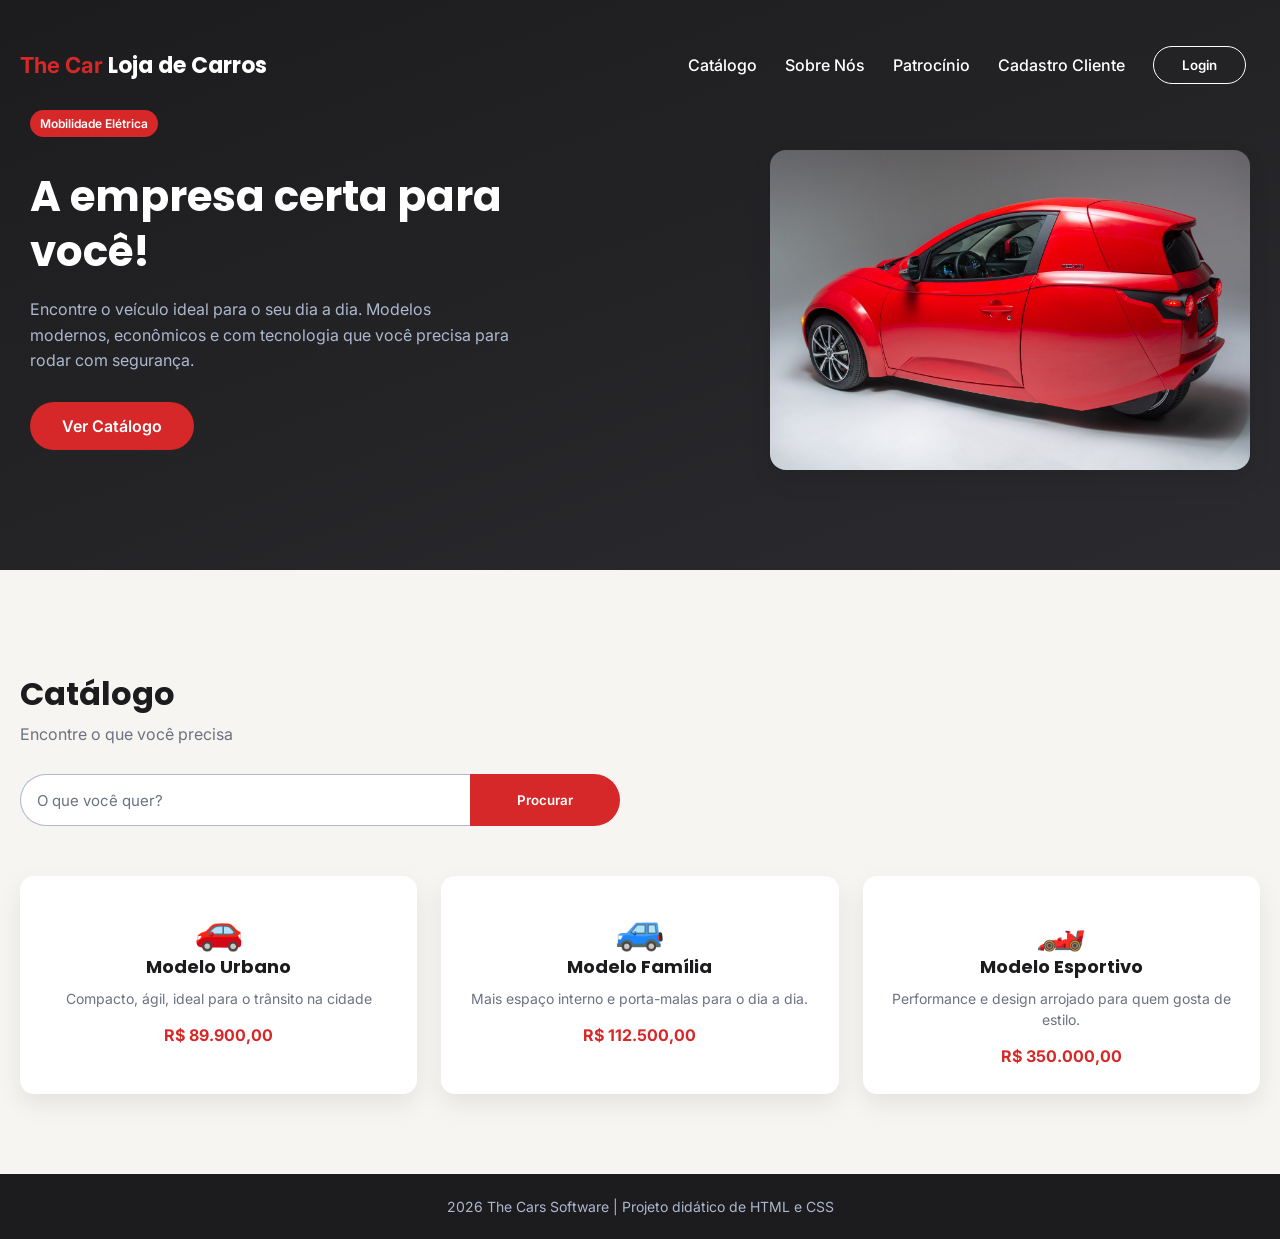
<file: index.html>
<!DOCTYPE html>
<html lang="en">
<head>
    <meta charset="UTF-8">
    <meta name="viewport" content="width=device-width, initial-scale=1.0">
    <title>Loja de Carros</title>

    <!-- Fonte do Google -->
    <link rel="preconnect" href="https://fonts.googleapis.com"> 
    <link rel="stylesheet" href="https://fonts.googleapis.com/css2?family=Inter:wght@400;500;600&family=Poppins:wght@600;700;800&display=swap">

    <!-- habilitar o arquivo de CSS externo-->    
    <link rel="stylesheet" href="estilo.css"> 
</head>
<body>
    <!-- Header do nosso site, cabeçalho di site -->
    <header>
        <div class="conteudo">

            <!-- Barra de navegação -->
            <nav>
                <p class="brand">
                    <strong>The Car</strong> Loja de Carros
                </p>

                <!-- Lista dos itens da barra de navegação-->
                <ul>
                    <!-- itens da lista / meu menu -->
                    <li><a href="#catalogo">Catálogo</a></li>
                    <li><a href="#sobre">Sobre Nós</a></li>
                    <li><a href="#patrocinio">Patrocínio</a></li>
                    <li><a href="formulario.html">Cadastro Cliente</a></li>
                    <li><button class="btn-login">Login</button></li>
                    <!-- <li><button class="btn-login" onclick="location.href='formulario.html';">Login</button></li> -->
                </ul>
            </nav> 

            <!-- Bloco de destaque: texto + imagem lado a lado -->
            <div class="header-block">
                <span class="tag">Mobilidade Elétrica</span>

                <!-- Parte do texto -->
                <div class="text">
                    <h1>A empresa certa para você!</h1>
                    <p>
                        Encontre o veículo ideal para o seu dia a dia. Modelos modernos, econômicos e com tecnologia que você precisa para rodar com segurança.
                    </p>

                    <!-- botão para ver o catálogo -->
                    <a href="#catalogo" class="btn-cta">Ver Catálogo</a>
                </div>

                <!-- Imagem do carro -->
                <div class="imagem">
                    <img src="images/carro.jpg" alt="Foto de um carro elétrico vermelho feio visto de trás, em estúdio">
                </div>

            </div> 

        </div>
    </header> 
    
    <!-- SEÇÃO CATÁLOGO
    id="catalogo" -> usado pelo link do menu (#catalogo)
    class="catalogo" -> usasdo pelo css para estilizar como qualquer classe
    -->
    <section class="catalogo" id="catalogo">
       <div class="conteudo">
            <h2>Catálogo</h2>
            <p class="subtitulo">Encontre o que você precisa</p>

            <!-- barra de busca -->
            <div class="filtrobusca">
                <input type="text" class="buscatexto" placeholder="O que você quer?">
                <button class="buscabotao">Procurar</button>
            </div>

            <!-- grade de cartões com exemplos de veículos
            Cada card é um cartão independente-->
            <div class="grade-catalogo">
                <!-- aqui eu crio o card de cada carrinho -->
                <div class="card">
                    <div class="card-imagem">🚗</div>
                    <h3>Modelo Urbano</h3>
                    <p>Compacto, ágil, ideal para o trânsito na cidade</p>
                    <span class="preco">R$ 89.900,00</span>
                </div>

                <!-- vamos inserir nosso segundo card!! -->
                <div class="card">
                    <div class="card-imagem">🚙</div>
                    <h3>Modelo Família</h3>
                    <p>Mais espaço interno e porta-malas para o dia a dia.</p>
                    <span class="preco">R$ 112.500,00</span>
                </div>

                <!-- VAos inserir nosso terceiro card!!! -->
                <div class="card">
                    <div class="card-imagem">🏎️</div>
                    <h3>Modelo Esportivo</h3>
                    <p>Performance e design arrojado para quem gosta de estilo.</p>
                    <span class="preco">R$ 350.000,00</span>
                </div>
            </div>
       </div>
    </section>

    <!-- rodapé footer do nosso site-->
    <footer>
        <div class="rodape-conteudo">
            <p>2026 The Cars Software | Projeto didático de HTML e CSS</p>
        </div>
    </footer>
</body>
</html>
</file>
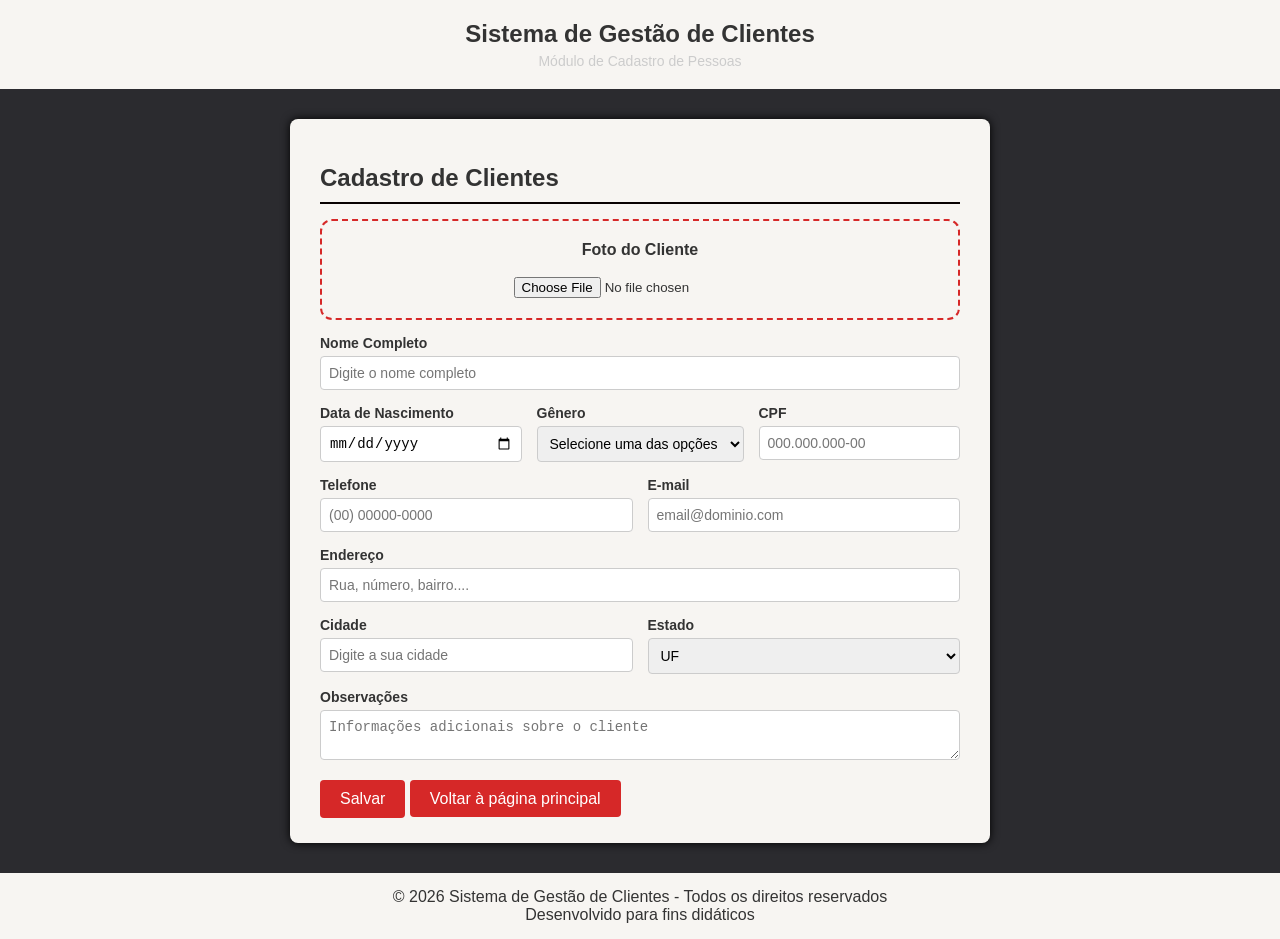
<file: formulario.html>
<!DOCTYPE html>
<html lang="en">
<head>
    <meta charset="UTF-8">
    <meta name="viewport" content="width=device-width, initial-scale=1.0">
    <title>Cadastro de Clientes</title>

    <!-- Folha de estilo embitida ho html-->
    <style>
        /* Comentário em CSS 
           Reset dos componentes do navegador 
        */
        *{
            margin: 0;
            padding: 0;
            box-sizing: border-box;
        }

        /* formatação para estilo do corpo do site*/
        body{
            font-family: Arial, Helvetica, sans-serif;
            /* background-color: bisque; */
            background-color: #2b2b2f;
            color: #333;
        }

        header {
            background-color: #f7f5f2;
            color: #333;
            text-align: center;
            padding: 20px;
        }

        header h1{
            /* alterando o tamanho da fonte */
            font-size: 24px;
        }

        header p{
            font-size: 14px;
            /* define o espaco em branco na parte superior do elemento */
            margin-top: 5px;
            /* cor do texto que está dentro do parágrafo do header */
            color: #ccc;
        }

        /* vamos formatar o conteiner principal do nosso site */
        main {
            /* define a largura máxima que um elemento pode ter*/
            max-width: 700px;
            margin: 30px auto;
            background-color: #f7f5f2;
            /* espaçamento superior de 25px e direita de 30px */
            padding: 25px 30px; 
            /* Arredondamento dos cantos*/
            border-radius: 8px;
            /* adicionar sombra no main */
            box-shadow: 0 0 10px rgba(0, 0, 0);
        }

        /* vamos configurar o h2 do main */
        main h2{
            margin-top: 20px;
            color: #333;
            /* essa propriedade cria a linha no H2*/
            border-bottom: 2px solid #080101;
            padding-bottom: 10px;
        }

        /* formatando a classe campo 
        ela vai formatar todos os elementos que tiverem a class = campo*/
        .campo{
            margin-top: 15px;
            display: flex;
            flex-direction: column;
        }

        .campo label {
            margin-bottom: 5px;
            font-weight: bold;
            font-size: 14px;
        }

        /* vamos aplicar formatação para todos os das da classe campo definidos no html
        */
       .campo input,
       .campo select,
       .campo textarea{
            padding: 8px;
            border: 1px solid #ccc;
            border-radius: 4px;
            font-size: 14px;            
       } 

       /* Aqui vamos dar um estilo à class linha 
       quero que os componentes que estiverem dentro da div class linha,
       fiquem na mesma linha*/
       .linha{
        display:flex;
        gap: 15px;
       }

       .linha .campo{
        flex: 1;
       }

       /* aplicando estilo na div de foto do cliente */
       .upload-foto {
        margin-top: 15px; /* espacamento inferior */
        padding: 20px; /*espacamento interno da div */
        text-align: center; /* alinhamento da div ao centro */
        border: 2px dashed #d62828; /* borda ao redor da div inteira */
        border-radius: 12px; /*arredonda a borda da div*/
        /*box-shadow: 0 0 10px rgba(0, 0, 0);*/
       }

       .btn-enviar {
        text-decoration: none;
        background-color: #d62828;
        color: white;
        border: none; /* removendo a borda do botao */
        padding: 10px 20px; /*colocando espacamento interno*/
        border-radius: 4px;
        cursor: pointer;
        font-size: 16px;
        margin-top: 20px;
       }

       /* quando o usuario passar o mouse sobre o botao vai alterar a cor de fundo dele e a cor do texto*/
       .btn-enviar:hover{
       /* muda a cor de fundo do botao */
       background-color: #a11d1d;
       /* muda a cor do texto do botao */
       color:white;
       }

       footer{
        background-color: #f7f5f2;
        color: #333;
        text-align: center;
        padding:15px;
        margin-top: 30px;
       }

    </style> 
</head>

<body>
    <!-- cabeçalho do nosso site-->    
    <header>
        <h1>Sistema de Gestão de Clientes</h1>
        <p>Módulo de Cadastro de Pessoas</p>
    </header> 

    <!-- Conteúdo principal do nosso site -->
    <main>
        <h2>Cadastro de Clientes</h2>

        <!-- iniciando o nosso lindo formulário -->
        <form action="#" method="post" enctype="multipart/form-data">
            <div class="upload-foto">
                <label for="foto"> <strong>Foto do Cliente</strong> </label>
                <br><br>
                <input type="file" id="foto" name="foto" accept="image/*">
            </div>
            
            <!-- Obter o nome do usuário  -->
            <div class="campo">
                <label for="nome">Nome Completo</label>
                <input type="text" id="nome" name="nome" placeholder="Digite o nome completo" required>
            </div> 

            <!-- Div dos dados pessoais -->
            <div class="linha">
                <div class="campo">
                    <label for="nascimento">Data de Nascimento</label>
                    <input type="date" id="nascimento" name="nascimento" required>
                </div>

                <div class="campo">
                    <label for="genero">Gênero</label>
                    <select id="genero" name="genero">
                        <option value="">Selecione uma das opções</option>
                        <option value="feminino">Feminino</option>
                        <option value="masculino">Masculino</option>
                        <option value="outros">Outros</option>
                    </select>
                </div>

                <div class="campo">
                    <label for="cpf">CPF</label>
                    <input type="text" id="cpf" name="cpf" placeholder="000.000.000-00" maxlength="14" required>
                </div>

            </div> 

            <!-- DIV dos contatos-->
            <!-- Segunda linha--> 
            <div class="linha">
                <!-- agora colocarei os contatos nesta linha-->
                <div class="campo">
                    <label for="telefone">Telefone</label>    
                    <input type="tel" id="telefone" name="telefone" placeholder="(00) 00000-0000" required>
                </div> 

                <div class="campo">
                    <label for="email">E-mail</label>
                    <input type="email" id="email" name="email" placeholder="email@dominio.com" required>
                </div>
            </div> 

            <div class="campo">
                <label for="endereco">Endereço</label>
                <input type="text" id="endereco" name="endereco" placeholder="Rua, número, bairro...." required>
            </div>

            <!-- Terceira linha - DAdos de Endereço -->
            <div class="linha">
                <div class="campo">
                    <label for="cidade">Cidade</label>
                    <input type="text" id="cidade" name="cidade" placeholder="Digite a sua cidade" required>
                </div>

                <div class="campo">
                    <label for="estado">Estado</label>
                    <select id="estado" name="estado">
                        <option value="">UF</option>
                        <option value="pr">PR</option>
                        <option value="rs">RS</option>
                        <option value="sc">SC</option>
                        <option value="ce">CE</option>
                    </select>
                </div>
            </div>

            <!-- observações -->
            <div class="campo">
                <label for="observacoes">Observações</label>
                <textarea id="observacoes" name="observacoes" rows="2" placeholder="Informações adicionais sobre o cliente"></textarea>
            </div> 

            <!-- botão para enviar os dados -->
            <input type="submit" value="Salvar" class="btn-enviar"> 
            <a href="index.html" class="btn-enviar">Voltar à página principal</a>
        </form>
    </main> 

    <!-- rodapé do nosso site-->
    <footer>
        <p>&copy; 2026 Sistema de Gestão de Clientes - Todos os direitos reservados</p>

        <p>Desenvolvido para fins didáticos</p>
    </footer>

</body>
</html>
</file>
<file: estilo.css>
/* Arquivo de estilo do nosso site   */

/* Reset básico, limpar os elementos dos navegadores */
* {
    /*removendo as margens da página */
    margin: 0;
    
    /*removendo os espaçamentos */
    padding: 0;

    /*define como o navegador deve calcular a largura e altura total de um elemento */
    box-sizing: border-box;
    outline: none;
    font-family: 'Inter', Arial, Helvetica, sans-serif;
}

/* Vamos criar variáveis no CSS
Neste caso, vou criar a paleta de cores padrão do site, isswo facilita trocar a identidade visual do site */
:root {
    /* Cor do fundo escuro do site */
    --preto: #1c1c1e;
    /* Variação da cor preta */
    --preto-suave: #2b2b2f;
    /* Cor de destaque, similar a cor do carro*/
    --vermelho: #d62828;
    /*Tom de vermelho usado no hover */
    --vermelho-escuro: #a11d1d;
    /* fundo geral da página */
    --bege: #f7f5f2;
    --branco: #ffffff;
    /* textos secundários */
    --cinza: #6b7280;
    /* utilizada para bordas e divisores */
    --cinza-claro: #adb8ce;

    /* *sombra padrão - usadas nos cards */
    --sombra: 0 10px 25px rgba(0, 0, 0, 0.08);
}

/* configurações gerais do html e do body*/
html, body {
    width: 100%;
    overflow-x: hidden; /* impede a barra de rolagem horizontal*/
    background-color: var(--bege);
    color: var(--preto);
    scroll-behavior: smooth; /* rolagem suave ao clicar em links com o # */
}

/* Container geral - Conteúdo do header */
.conteudo {
    min-width: 300px;
    margin: 0 auto; /* margem automática dos dois lados do conteúdo, ou seja, centraliza */
    display: flex;
    flex-direction: column;
    padding: 20px;
}

/* Colocando configurações da tag header */
header {
    width: 100%;
    /* gradiente sutil em vez de uma cor sólida: dá profundidade sem precisar de uma imagem de fundo*/
    background: linear-gradient(160deg, var(--preto) 0%, var(--preto-suave) 100%);
    /* mudando a cor do texto do header */
    color: var(--branco);
    padding-bottom: 60px;
}

/* Barra de navegação */
nav {
    width: 100%;
    height: 90px;
    display: flex;
    flex-direction: row;
    align-items: center;
    justify-content: space-between;
}

.brand {
    font-family: 'Poppins', sans-serif;
    font-size: 22px;
    font-weight: 700;
    color: var(--branco);
    cursor: pointer;
}

.brand strong {
    /* vai mudar a cor do nome da loja para vermelho
    lembrando, que o nome da loja está dentro da tag strong */
    color: var(--vermelho);
}

/* Agora vamos começar a tratar o visual da nossa barra de navegação */
nav ul {
    display: flex;
    flex-direction: row;
    align-items: center;
    /* removendo as bolinhas dos itens da lista  */
    list-style: none;
}

/* alterando o espaçamento dos itens da lista */
nav ul li {
    padding: 0 14px;
}

/* tratando o visual do que está dentro da tag <a> da nossa lista */
nav ul li a {
    /* removendo o sublinhado */
    text-decoration: none;
    /* mudar a cor do texto */
    color: var(--branco);
    font-weight: 500;
    border-bottom: 2px solid transparent;
    padding-bottom: 4px;
    transition: border-color 0.3s ease, color 0.03s ease;
}

nav ul li .naoa {
    /* removendo o sublinhado */
    text-decoration: none;
}

nav ul li a:hover {
    color: var(--vermelho);
    border-bottom-color: var(--vermelho);
}

/* VAmos configurar o estilo do botão de login */
.btn-login {
    /* colocando uma borda fina ao redor do botão  */
    border: 1px solid var(--branco);
    /* removendo a cor de fundo do botão */
    background: transparent;

    /* colocando a cor do texto do botão */
    color: var(--branco);
    padding: 10px  28px;
    cursor: pointer;
    font-weight: 600;
    /* arredondar os cantos do botão */
    border-radius: 100px;
    transition: background-color 0.3 ease, color 0.3s ease;
}

/*colocando o hover do botão  */
.btn-login:hover {
    background-color: var(--vermelho);
    border-color: var(--vermelho);
    color: var(--branco);
}
/*
.tag{
    border-radius:100px;
    padding: 5px 15px;
    background-color:var(--vermelho);
}
*/

/* bloco de destaque (texto + imagem do carro) */
.header-block{
    position: relative;
    margin-top: 20px;
    display: flex;
    align-items: center;
    justify-content: space-between;
    gap: 40px;
    padding: 20px 10px;
}

.header-block .tag{
    position:absolute;
    top:-20px;
    left:10px;
    /* vou mudar a cor de fundo do span*/
    background-color:var(--vermelho);
    color: var(--branco);
    font-size: 12px;
    font-weight: 600;
    padding: 6px 10px;
    border-radius:100px;
}

/*estamos delimitando que o bloco de texto tenha no maximo 480px de tamanho*/
.header-block .text{
    max-width: 480px;
}


/* vamos configurar o h1 do text */
.header-block .text h1{
    font-family: 'Poppins', sans-serif;
    font-size: 42px;
    line-height: 1.3;
    color: var(--branco);
    margin-bottom: 18px;
}

/* vamos configurar o texto do p que esta dentro da tag text*/
.header-block .text p{
    color: var(--cinza-claro);
    line-height: 1.6;
    margin-bottom: 28px;
}

/* fazendo as configuracoes da imagem do carro feio! */
.header-block .imagem{
    /* impede que a imagem encolha para caber o texto*/
    flex-shrink: 0;
    /* alterando o tamanho da imagem */
    width:480px;
    max-width: 45%;
}

/* agora configurando a tag da imagem, o img*/
.header-block .imagem img{
    width:100%;
    display: block;
    border-radius: 16px;
    /* sombra na imagem*/
    box-shadow: var(--sombra);
}

.btn-cta{
    display:inline-block;
    text-decoration: none;
    background-color: var(--vermelho);
    color:var(--branco);
    font-weight: 600;
    padding: 14px 32px;
    border-radius: 100px;
    transition: background-color 0.3s ease, transform 0.2s ease;
    /* transition: background-color 0.3s ease, transform 100s ease; */
}

.btn-cta:hover{
    background-color: var(--vermelho-escuro);
    /* transform: skew(30deg, 255160deg); */
    transform: translateY(-2px);
}

/* seção de catálogo */
.catalogo{
    width: 100%;
    padding: 80px 0 60px 0;
}

.catalogo h2{
    font-family: 'Poppins', sans-serif;
    font-size: 32px;
    margin-bottom: 6px;
}

.catalogo .subtitulo{
    color: var(--cinza);
    margin-bottom: 30px;
}

/* barra de busca */
.buscatexto{
    flex:1;/* removendo o espaço entre o filtro de busca e o botão */
    height:52px;
    /* arrendondando as bordas esquerda inferior e superior */
    border-radius: 100px 0 0 100px;
    /* coloca o foco do input 16px pra fente */
    text-indent:16px;
    border: 1px solid var(--cinza-claro);
    /* removendo a borda da direita */
    border-right: none;
    background-color: var(--branco);
    font-size: 15px;
}

.filtrobusca{
    display:flex;
    margin-bottom: 50px;
    max-width: 600px;
}

.buscatexto::placeholder{
    color:var(--cinza);
}

.buscabotao{
    width: 150px;
    height: 52px;
    border: none;
    border-radius: 0 100px 100px 0;
    cursor: pointer;
    background-color: var(--vermelho);
    color:var(--branco);
    transition: background-color 0.3s ease;
    font-weight: 600;
}

.buscabotao:hover{
    background-color: var(--vermelho-escuro);
}

/* vamos construir nossos cards dos carrinhos */

.grade-catalogo{
    display:grid;
    grid-template-columns: repeat(auto-fit, minmax(230px, 1fr));
    gap:24px;
}

.card{
    background-color: var(--branco);
    border-radius: 14px;
    padding: 28px 24px;
    box-shadow: var(--sombra);
    text-align: center;
    transition: transform 0.25s ease, box-shadow 0.25s ease;
}

.card:hover{
    transform: translateY(-6px);
    box-shadow: 0 16px 30px rgba(0, 0, 0, 0.12);
}

.card .card-imagem{
    font-size: 40px;
}

.card h3{
    font-family: 'Poppins', sans-serif;
    font-size: 18px;
    margin-bottom: 8px;
}

.card p{
    color:var(--cinza);
    font-size: 14px;
    line-height: 1.5;
    margin-bottom: 16px;
}

.card .preco{
    display: inline-block;
    font-weight: 700;
    color:var(--vermelho);
}

/* estilo visual do rodape */
.rodape-conteudo{
    width:100%;
    background-color: var(--preto);
    color: var(--cinza-claro);
    padding: 24px 0;
    align-items: center;
    text-align: center; 
    font-size: 14px;
}
</file>
